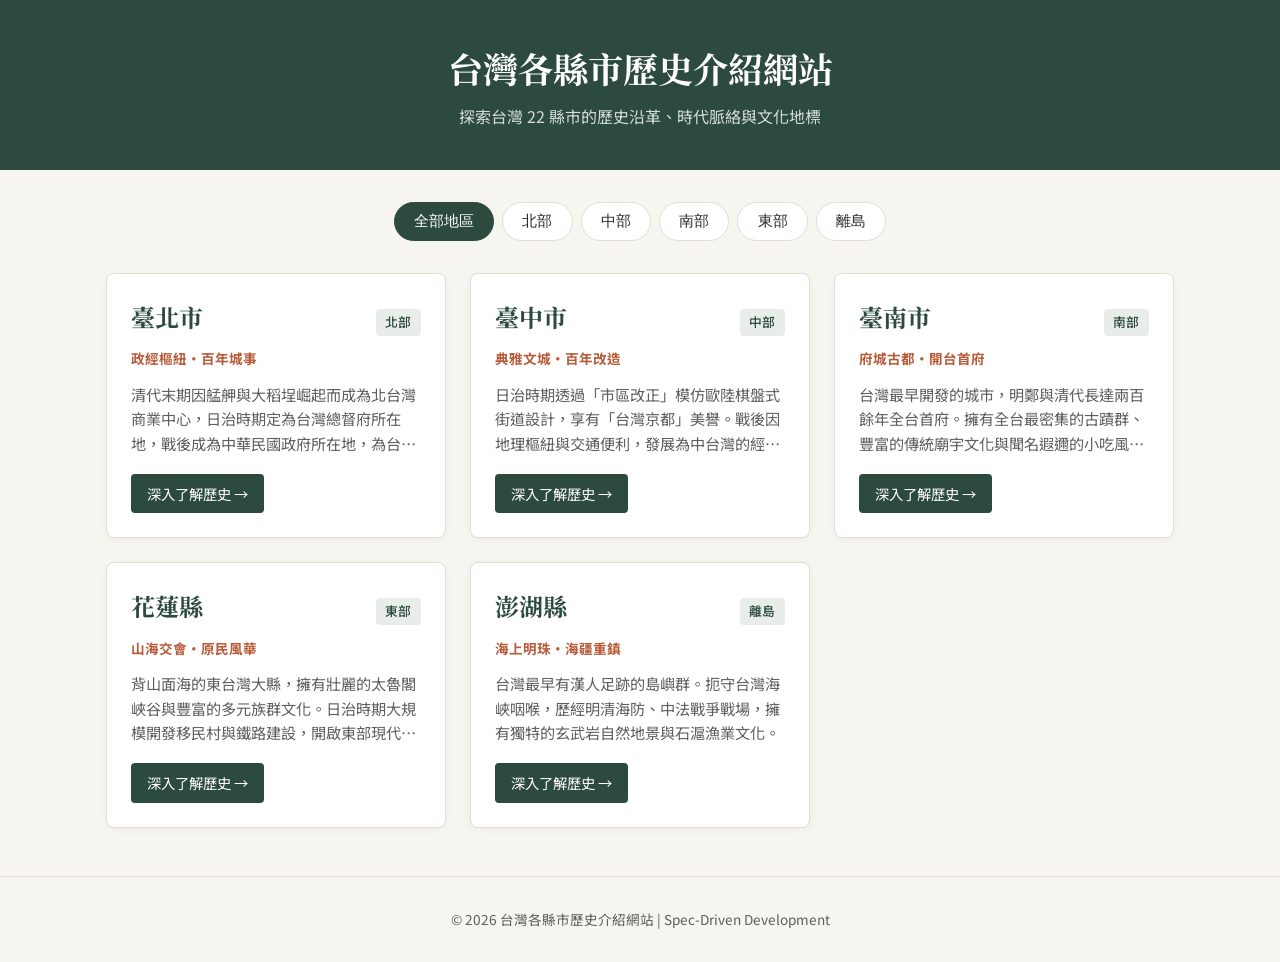
<file: Taiwan-history/index.html>
<!DOCTYPE html>
<html lang="zh-Hant">
<head>
  <meta charset="UTF-8">
  <meta name="viewport" content="width=device-width, initial-scale=1.0">
  <title>台灣各縣市歷史介紹網站</title>
  <link rel="stylesheet" href="./CSS/style.css">
  <link href="https://fonts.googleapis.com/css2?family=Noto+Sans+TC:wght@400;500;700&family=Noto+Serif+TC:wght@600;700&display=swap" rel="stylesheet">
</head>
<body>
  <header>
    <h1>台灣各縣市歷史介紹網站</h1>
    <p>探索台灣 22 縣市的歷史沿革、時代脈絡與文化地標</p>
  </header>

  <main class="container">
    <div class="filter-group" id="filterGroup">
      <button class="filter-btn active" data-region="全部">全部地區</button>
      <button class="filter-btn" data-region="北部">北部</button>
      <button class="filter-btn" data-region="中部">中部</button>
      <button class="filter-btn" data-region="南部">南部</button>
      <button class="filter-btn" data-region="東部">東部</button>
      <button class="filter-btn" data-region="離島">離島</button>
    </div>

    <div class="city-grid" id="cityGrid">
      <!-- 動態渲染縣市卡片 -->
    </div>
  </main>

  <footer>
    <p>&copy; 2026 台灣各縣市歷史介紹網站 | Spec-Driven Development</p>
  </footer>

  <script src="./JS/cities-data.js"></script>
  <script src="./JS/app.js"></script>
</body>
</html>
</file>
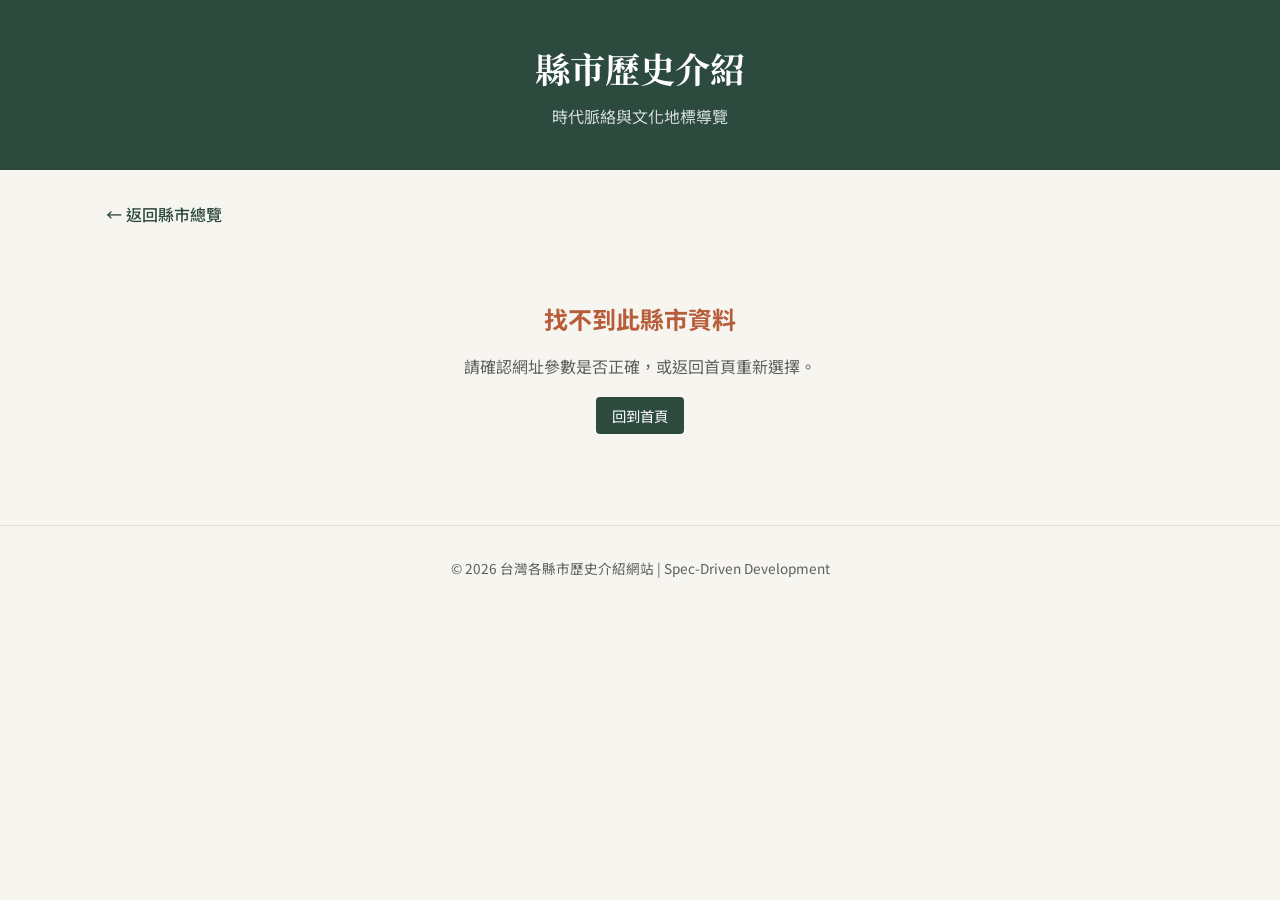
<file: Taiwan-history/city.html>
<!DOCTYPE html>
<html lang="zh-Hant">
<head>
  <meta charset="UTF-8">
  <meta name="viewport" content="width=device-width, initial-scale=1.0">
  <title>縣市歷史詳情 - 台灣各縣市歷史介紹網站</title>
  <link rel="stylesheet" href="./CSS/style.css">
  <link href="https://fonts.googleapis.com/css2?family=Noto+Sans+TC:wght@400;500;700&family=Noto+Serif+TC:wght@600;700&display=swap" rel="stylesheet">
</head>
<body>
  <header>
    <h1 id="pageTitle">縣市歷史介紹</h1>
    <p id="pageSubtitle">時代脈絡與文化地標導覽</p>
  </header>

  <main class="container">
    <a href="index.html" class="back-link">&larr; 返回縣市總覽</a>

    <div id="cityContent">
      <!-- 動態載入詳細內容 -->
    </div>
  </main>

  <footer>
    <p>&copy; 2026 台灣各縣市歷史介紹網站 | Spec-Driven Development</p>
  </footer>

  <script src="./JS/cities-data.js"></script>
  <script src="./JS/app.js"></script>
</body>
</html>
</file>
<file: Taiwan-history/CSS/style.css>
:root {
  --bg-main: #F7F5F0;
  --bg-card: #FFFFFF;
  --primary: #2C4A3E;
  --accent: #B85D3B;
  --text-main: #2B2B2B;
  --text-muted: #5E5E5E;
  --border-color: #E2DDD5;
}

* {
  box-sizing: border-box;
  margin: 0;
  padding: 0;
}

body {
  font-family: 'Noto Sans TC', sans-serif, system-ui;
  background-color: var(--bg-main);
  color: var(--text-main);
  line-height: 1.6;
}

header {
  background-color: var(--primary);
  color: white;
  padding: 2.5rem 1rem;
  text-align: center;
}

header h1 {
  font-family: 'Noto Serif TC', serif;
  font-size: 2.2rem;
  margin-bottom: 0.5rem;
}

header p {
  color: #D4DDD9;
  font-size: 1rem;
}

.container {
  max-width: 1100px;
  margin: 2rem auto;
  padding: 0 1rem;
}

.filter-group {
  display: flex;
  gap: 0.5rem;
  flex-wrap: wrap;
  margin-bottom: 2rem;
  justify-content: center;
}

.filter-btn {
  background-color: var(--bg-card);
  border: 1px solid var(--border-color);
  padding: 0.5rem 1.2rem;
  border-radius: 20px;
  cursor: pointer;
  font-size: 0.95rem;
  color: var(--text-main);
  transition: all 0.2s;
}

.filter-btn:hover, .filter-btn.active {
  background-color: var(--primary);
  color: white;
  border-color: var(--primary);
}

.city-grid {
  display: grid;
  grid-template-columns: repeat(auto-fill, minmax(300px, 1fr));
  gap: 1.5rem;
}

.city-card {
  background-color: var(--bg-card);
  border-radius: 8px;
  border: 1px solid var(--border-color);
  padding: 1.5rem;
  box-shadow: 0 2px 8px rgba(0,0,0,0.04);
  transition: transform 0.2s, box-shadow 0.2s;
  display: flex;
  flex-direction: column;
  justify-content: space-between;
}

.city-card:hover {
  transform: translateY(-3px);
  box-shadow: 0 6px 16px rgba(0,0,0,0.08);
}

.city-header {
  display: flex;
  justify-content: space-between;
  align-items: baseline;
  margin-bottom: 0.75rem;
}

.city-card h3 {
  font-family: 'Noto Serif TC', serif;
  font-size: 1.5rem;
  color: var(--primary);
}

.region-badge {
  background-color: #E8EDE9;
  color: var(--primary);
  font-size: 0.8rem;
  padding: 0.2rem 0.6rem;
  border-radius: 4px;
  font-weight: 500;
}

.era-tag {
  font-size: 0.85rem;
  color: var(--accent);
  font-weight: bold;
  margin-bottom: 0.75rem;
}

.city-card p {
  color: var(--text-muted);
  font-size: 0.95rem;
  margin-bottom: 1.2rem;
  display: -webkit-box;
  -webkit-line-clamp: 3;
  -webkit-box-orient: vertical;
  overflow: hidden;
}

.detail-btn {
  align-self: flex-start;
  text-decoration: none;
  color: white;
  background-color: var(--primary);
  padding: 0.5rem 1rem;
  border-radius: 4px;
  font-size: 0.9rem;
  transition: background-color 0.2s;
}

.detail-btn:hover {
  background-color: #1E332B;
}

/* Detail page styles */
.back-link {
  display: inline-block;
  margin-bottom: 1.5rem;
  color: var(--primary);
  text-decoration: none;
  font-weight: 500;
}

.back-link:hover {
  text-decoration: underline;
}

.detail-header {
  background-color: var(--bg-card);
  padding: 2rem;
  border-radius: 8px;
  border: 1px solid var(--border-color);
  margin-bottom: 2rem;
}

.section-title {
  font-family: 'Noto Serif TC', serif;
  font-size: 1.5rem;
  color: var(--primary);
  margin: 2rem 0 1rem 0;
  padding-bottom: 0.5rem;
  border-bottom: 2px solid var(--border-color);
}

.timeline-item, .landmark-item {
  background-color: var(--bg-card);
  padding: 1.2rem;
  border-radius: 6px;
  border: 1px solid var(--border-color);
  margin-bottom: 1rem;
}

.timeline-period {
  font-size: 0.85rem;
  color: var(--accent);
  font-weight: bold;
  margin-bottom: 0.3rem;
}

.timeline-item h4, .landmark-item h4 {
  font-size: 1.15rem;
  color: var(--primary);
  margin-bottom: 0.4rem;
}

footer {
  text-align: center;
  padding: 2rem;
  color: var(--text-muted);
  font-size: 0.85rem;
  border-top: 1px solid var(--border-color);
  margin-top: 3rem;
}
</file>
